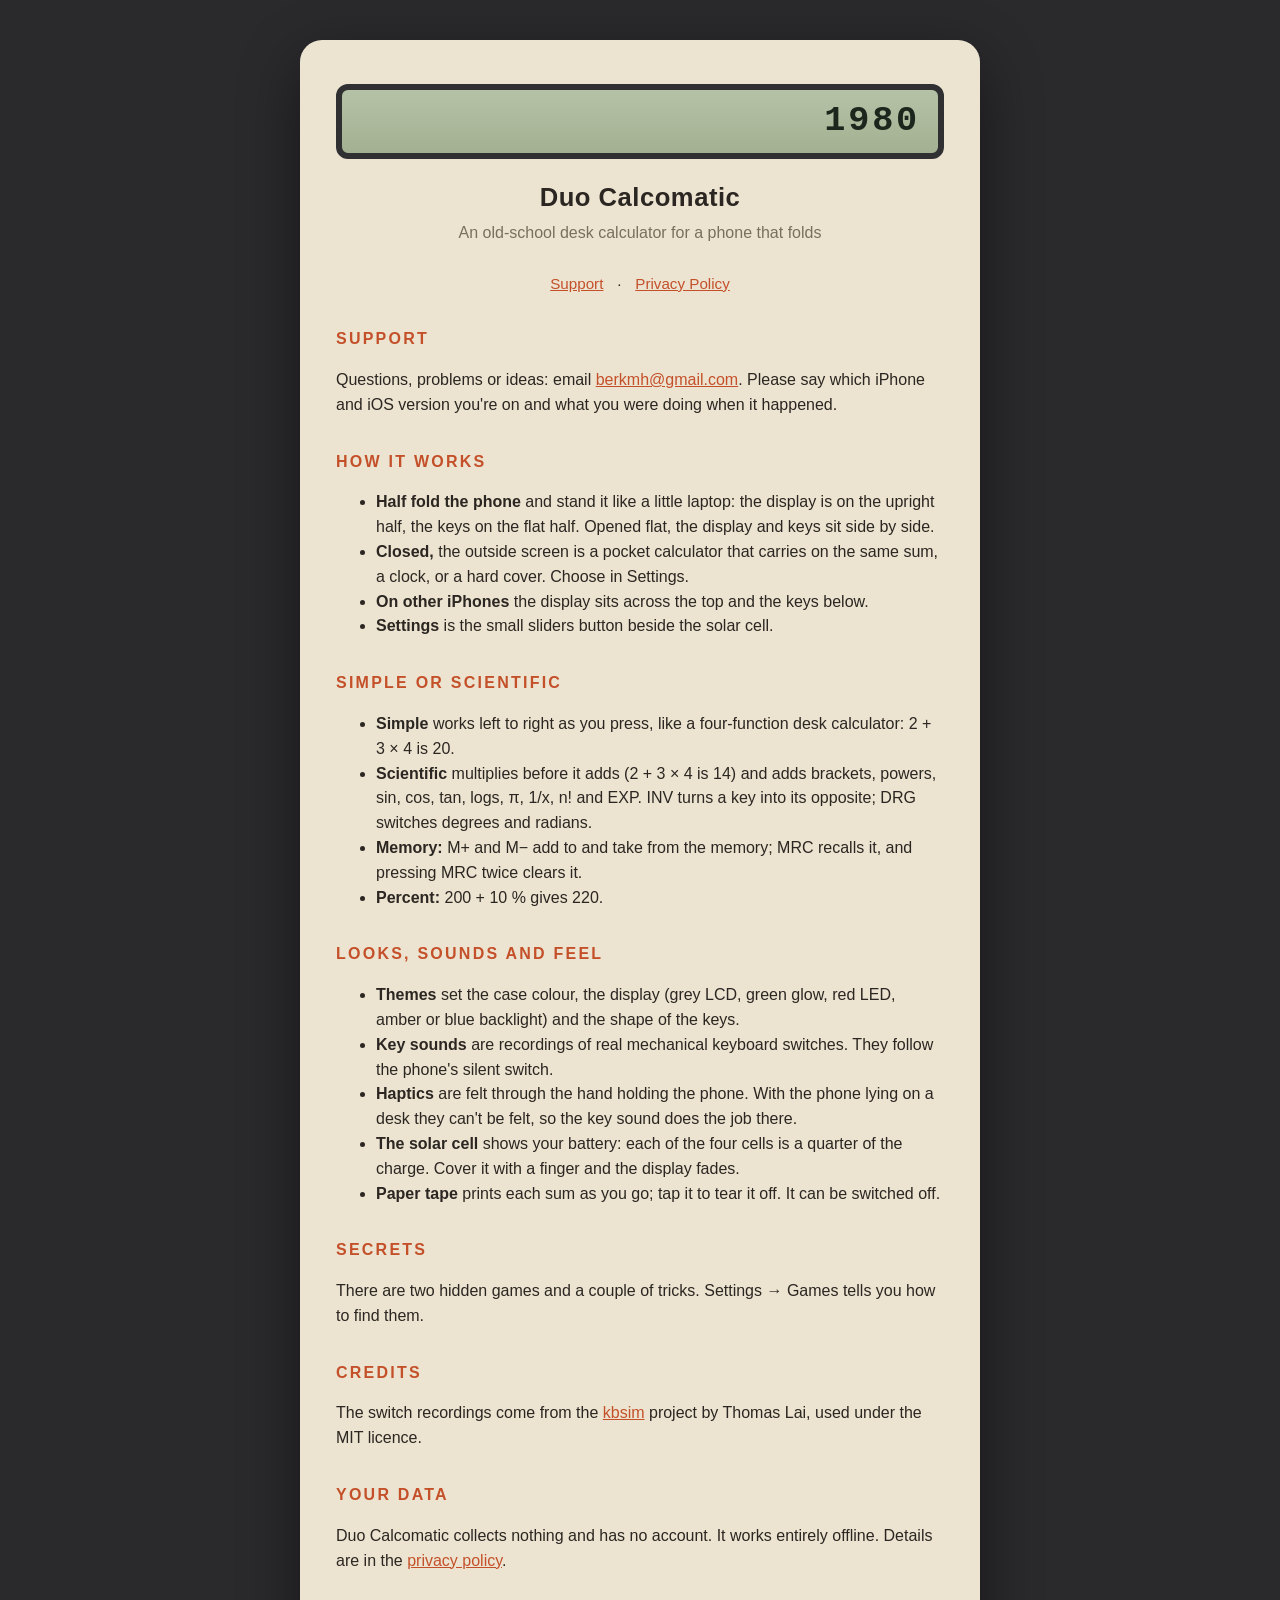
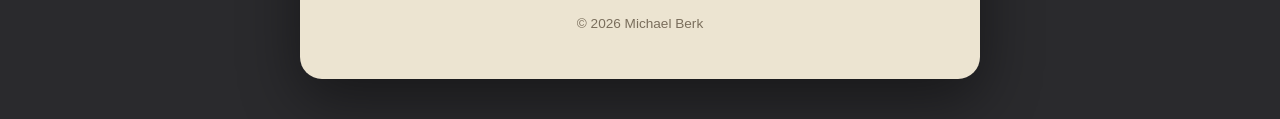
<file: index.html>
<!DOCTYPE html>
<html lang="en">
<head>
<meta charset="utf-8">
<meta name="viewport" content="width=device-width, initial-scale=1">
<title>Duo Calcomatic — Support</title>
<link rel="stylesheet" href="style.css">
</head>
<body>
<main>
  <div class="lcd">1980</div>
  <h1>Duo Calcomatic</h1>
  <p class="sub">An old-school desk calculator for a phone that folds</p>
  <nav><a href="index.html">Support</a> · <a href="privacy.html">Privacy Policy</a></nav>

  <h2>Support</h2>
  <p>Questions, problems or ideas: email <a href="mailto:berkmh@gmail.com?subject=Duo%20Calcomatic">berkmh@gmail.com</a>. Please say which iPhone and iOS version you're on and what you were doing when it happened.</p>

  <h2>How it works</h2>
  <ul>
    <li><strong>Half fold the phone</strong> and stand it like a little laptop: the display is on the upright half, the keys on the flat half. Opened flat, the display and keys sit side by side.</li>
    <li><strong>Closed,</strong> the outside screen is a pocket calculator that carries on the same sum, a clock, or a hard cover. Choose in Settings.</li>
    <li><strong>On other iPhones</strong> the display sits across the top and the keys below.</li>
    <li><strong>Settings</strong> is the small sliders button beside the solar cell.</li>
  </ul>

  <h2>Simple or scientific</h2>
  <ul>
    <li><strong>Simple</strong> works left to right as you press, like a four-function desk calculator: 2 + 3 × 4 is 20.</li>
    <li><strong>Scientific</strong> multiplies before it adds (2 + 3 × 4 is 14) and adds brackets, powers, sin, cos, tan, logs, π, 1/x, n! and EXP. INV turns a key into its opposite; DRG switches degrees and radians.</li>
    <li><strong>Memory:</strong> M+ and M− add to and take from the memory; MRC recalls it, and pressing MRC twice clears it.</li>
    <li><strong>Percent:</strong> 200 + 10 % gives 220.</li>
  </ul>

  <h2>Looks, sounds and feel</h2>
  <ul>
    <li><strong>Themes</strong> set the case colour, the display (grey LCD, green glow, red LED, amber or blue backlight) and the shape of the keys.</li>
    <li><strong>Key sounds</strong> are recordings of real mechanical keyboard switches. They follow the phone's silent switch.</li>
    <li><strong>Haptics</strong> are felt through the hand holding the phone. With the phone lying on a desk they can't be felt, so the key sound does the job there.</li>
    <li><strong>The solar cell</strong> shows your battery: each of the four cells is a quarter of the charge. Cover it with a finger and the display fades.</li>
    <li><strong>Paper tape</strong> prints each sum as you go; tap it to tear it off. It can be switched off.</li>
  </ul>

  <h2>Secrets</h2>
  <p>There are two hidden games and a couple of tricks. Settings → Games tells you how to find them.</p>

  <h2>Credits</h2>
  <p>The switch recordings come from the <a href="https://github.com/tplai/kbsim">kbsim</a> project by Thomas Lai, used under the MIT licence.</p>

  <h2>Your data</h2>
  <p>Duo Calcomatic collects nothing and has no account. It works entirely offline. Details are in the <a href="privacy.html">privacy policy</a>.</p>

  <footer>© 2026 Michael Berk</footer>
</main>
</body>
</html>
</file>
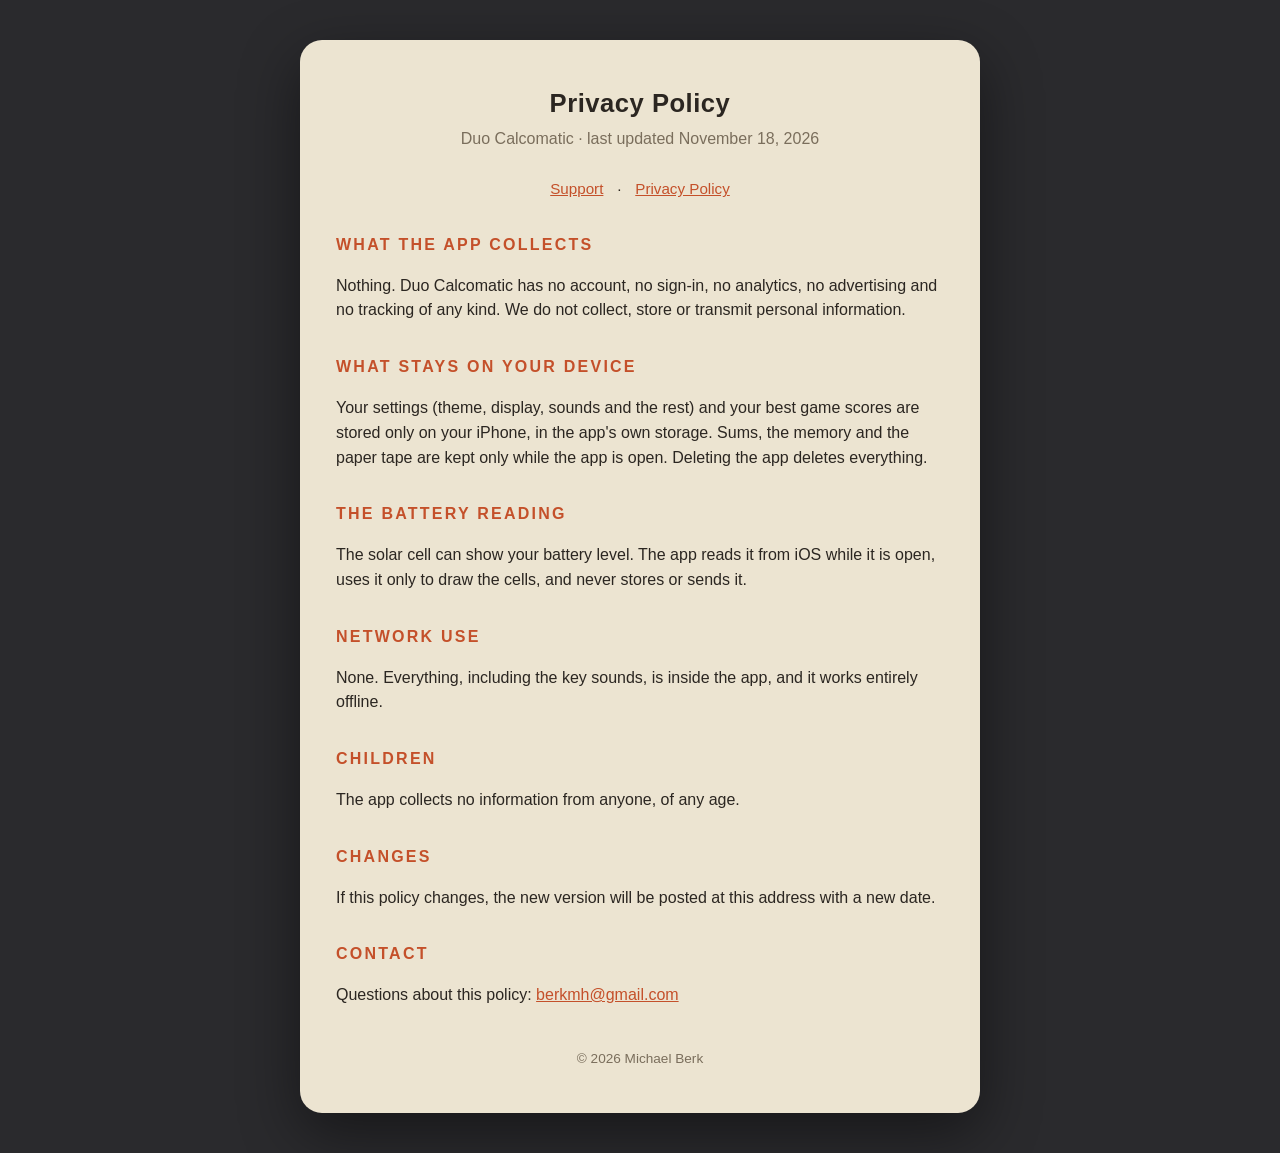
<file: privacy.html>
<!DOCTYPE html>
<html lang="en">
<head>
<meta charset="utf-8">
<meta name="viewport" content="width=device-width, initial-scale=1">
<title>Duo Calcomatic — Privacy Policy</title>
<link rel="stylesheet" href="style.css">
</head>
<body>
<main>
  <h1>Privacy Policy</h1>
  <p class="sub">Duo Calcomatic · last updated November 18, 2026</p>
  <nav><a href="index.html">Support</a> · <a href="privacy.html">Privacy Policy</a></nav>

  <h2>What the app collects</h2>
  <p>Nothing. Duo Calcomatic has no account, no sign-in, no analytics, no advertising and no tracking of any kind. We do not collect, store or transmit personal information.</p>

  <h2>What stays on your device</h2>
  <p>Your settings (theme, display, sounds and the rest) and your best game scores are stored only on your iPhone, in the app's own storage. Sums, the memory and the paper tape are kept only while the app is open. Deleting the app deletes everything.</p>

  <h2>The battery reading</h2>
  <p>The solar cell can show your battery level. The app reads it from iOS while it is open, uses it only to draw the cells, and never stores or sends it.</p>

  <h2>Network use</h2>
  <p>None. Everything, including the key sounds, is inside the app, and it works entirely offline.</p>

  <h2>Children</h2>
  <p>The app collects no information from anyone, of any age.</p>

  <h2>Changes</h2>
  <p>If this policy changes, the new version will be posted at this address with a new date.</p>

  <h2>Contact</h2>
  <p>Questions about this policy: <a href="mailto:berkmh@gmail.com?subject=Duo%20Calcomatic%20privacy">berkmh@gmail.com</a></p>

  <footer>© 2026 Michael Berk</footer>
</main>
</body>
</html>
</file>
<file: style.css>
:root{--case:#ece4d1;--ink:#2b2621;--accent:#c4502a;--muted:#7a6e5c;--lcd:#b5c2a6;--lcdink:#1d261c}
*{box-sizing:border-box}
body{margin:0;background:#2a2a2d;color:var(--ink);font-family:-apple-system,BlinkMacSystemFont,"SF Pro Rounded","Helvetica Neue",sans-serif;line-height:1.55}
main{max-width:680px;margin:40px auto;padding:44px 36px;background:var(--case);border-radius:22px;box-shadow:0 20px 60px rgba(0,0,0,.45)}
.lcd{background:linear-gradient(var(--lcd),#a3b192);color:var(--lcdink);border:6px solid #303033;border-radius:12px;padding:14px 18px;text-align:right;font:600 2.2rem/1 "Courier New",monospace;letter-spacing:.08em;margin:0 0 1.2rem}
h1{font-size:1.6rem;text-align:center;margin:0 0 .2rem;letter-spacing:.02em}
h2{font-size:1rem;letter-spacing:.14em;text-transform:uppercase;color:var(--accent);margin:2rem 0 .5rem}
.sub{text-align:center;color:var(--muted);margin:0 0 1.6rem}
a{color:var(--accent)}
nav{text-align:center;margin-bottom:1.5rem;font-size:.95rem}
nav a{margin:0 .6rem}
code{background:rgba(0,0,0,.07);padding:.05em .35em;border-radius:5px}
footer{text-align:center;color:var(--muted);font-size:.85rem;margin:2.5rem 0 0}
@media (max-width:720px){main{margin:16px;padding:30px 20px}}
</file>
